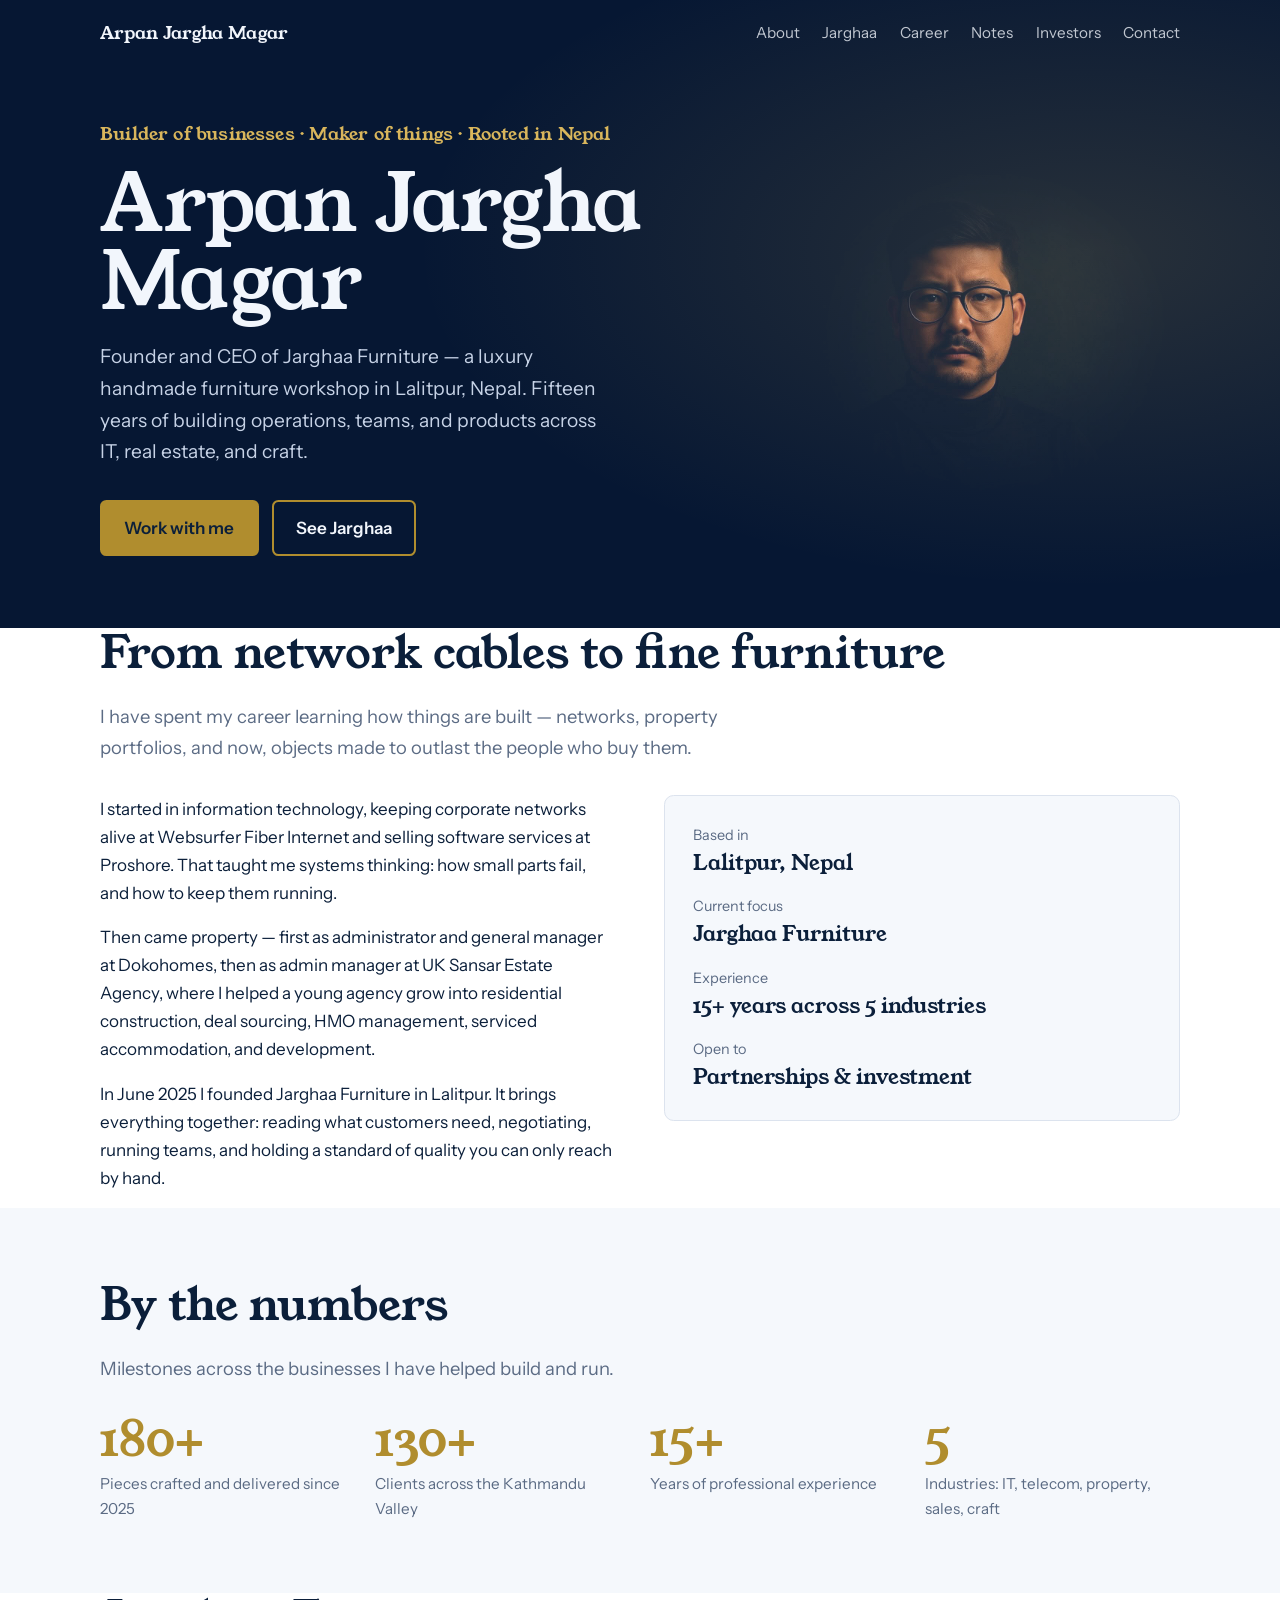
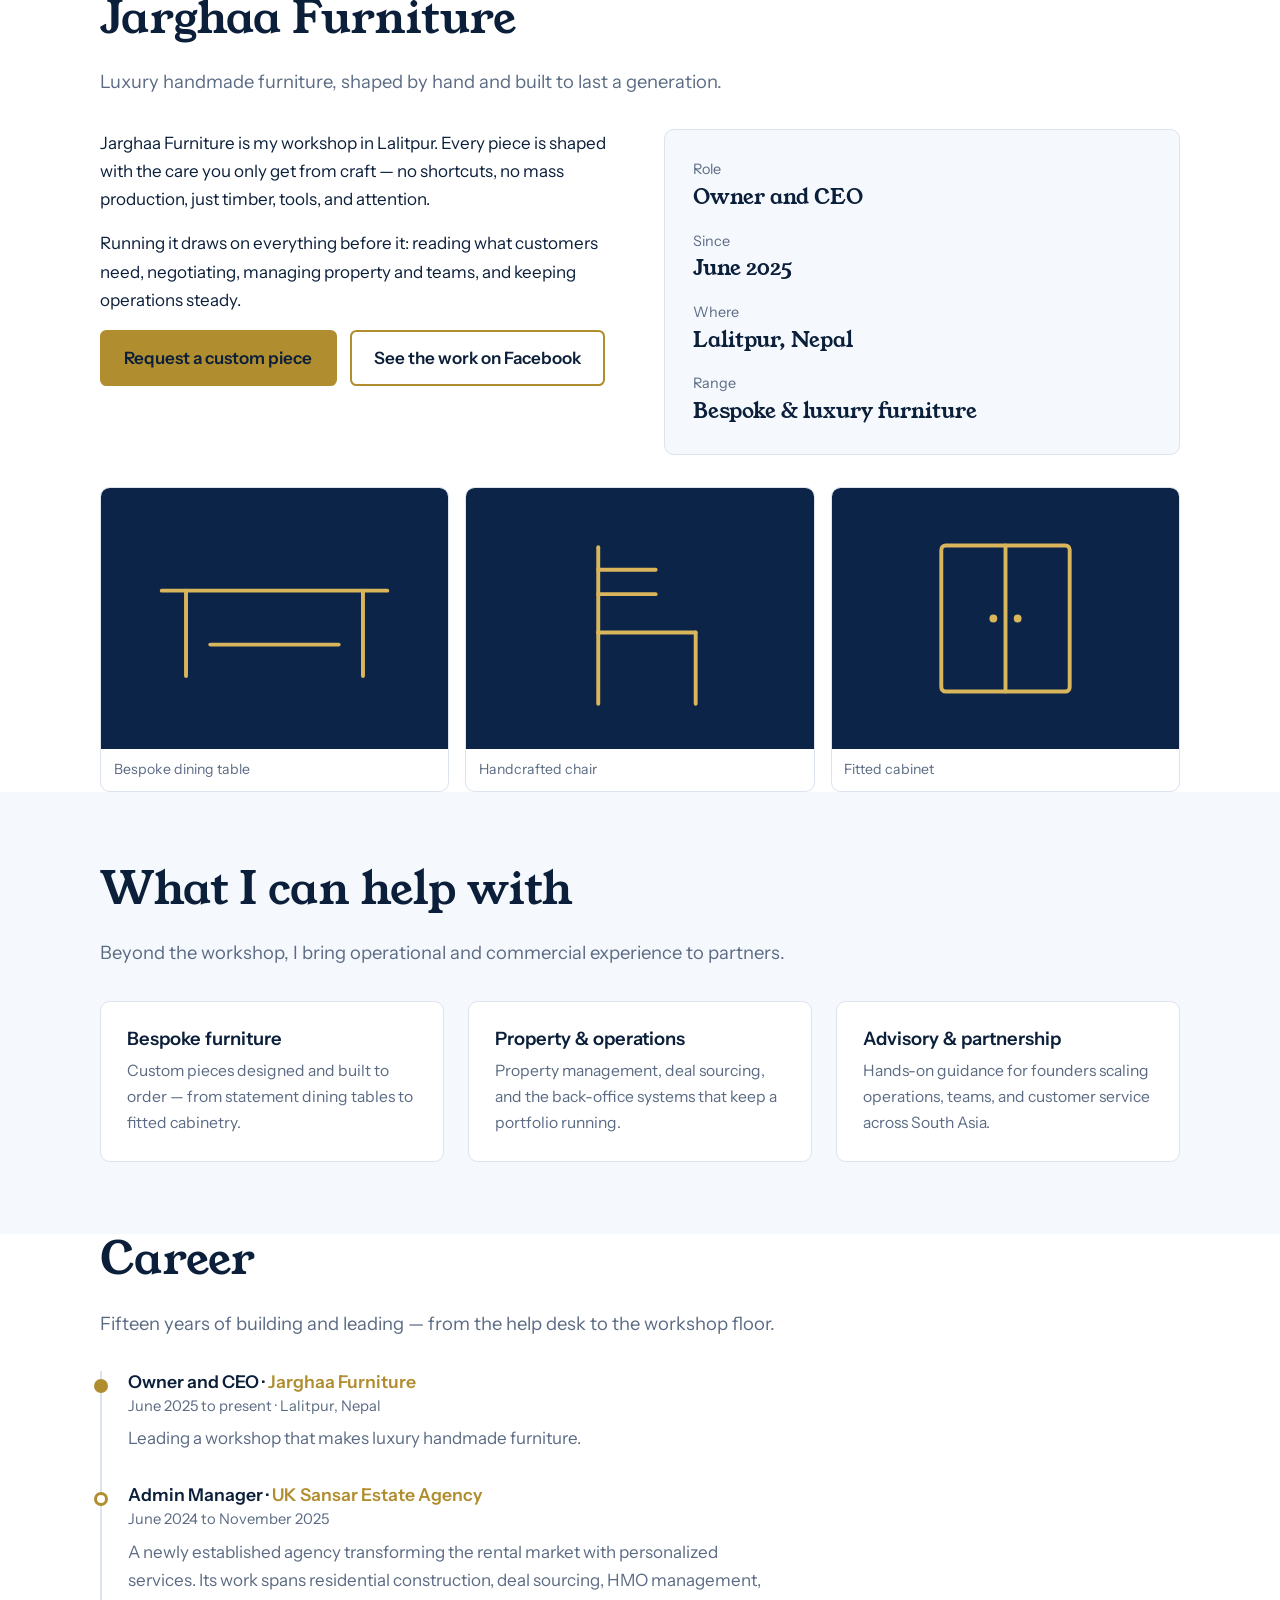
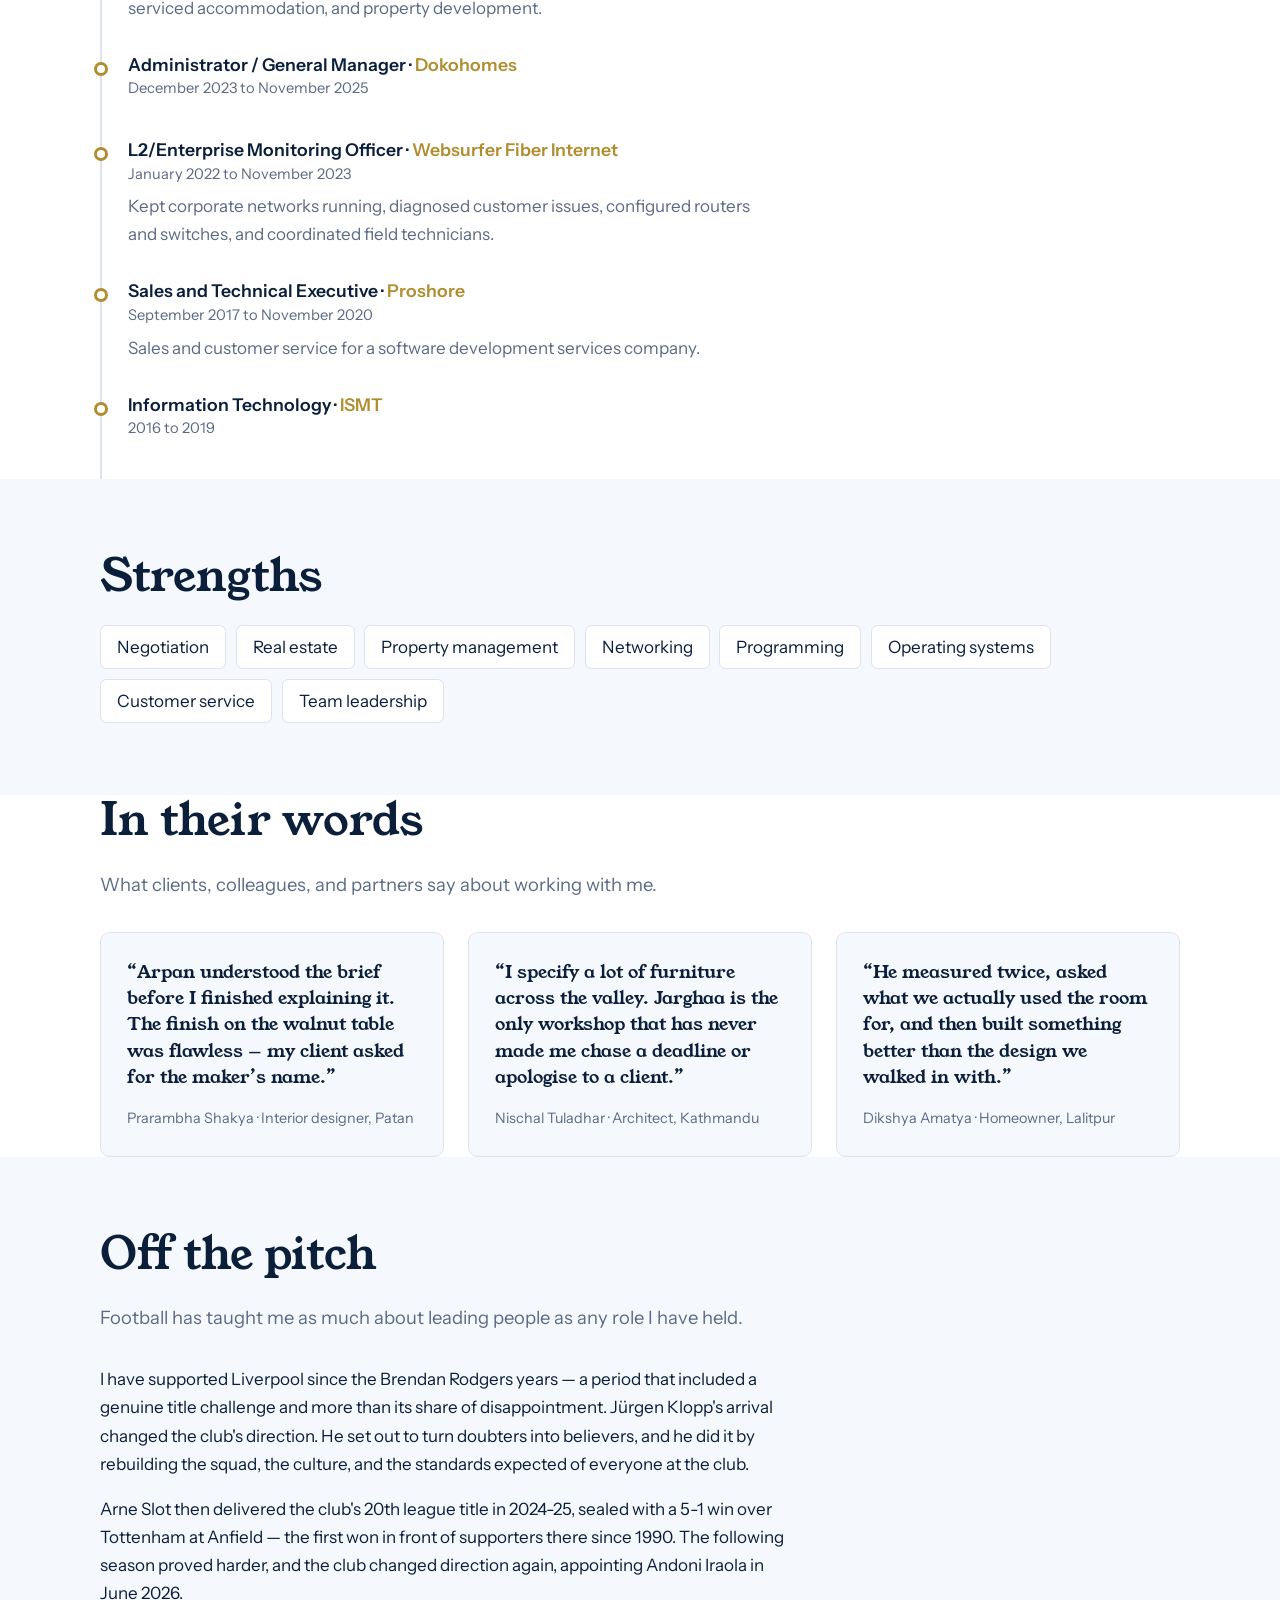
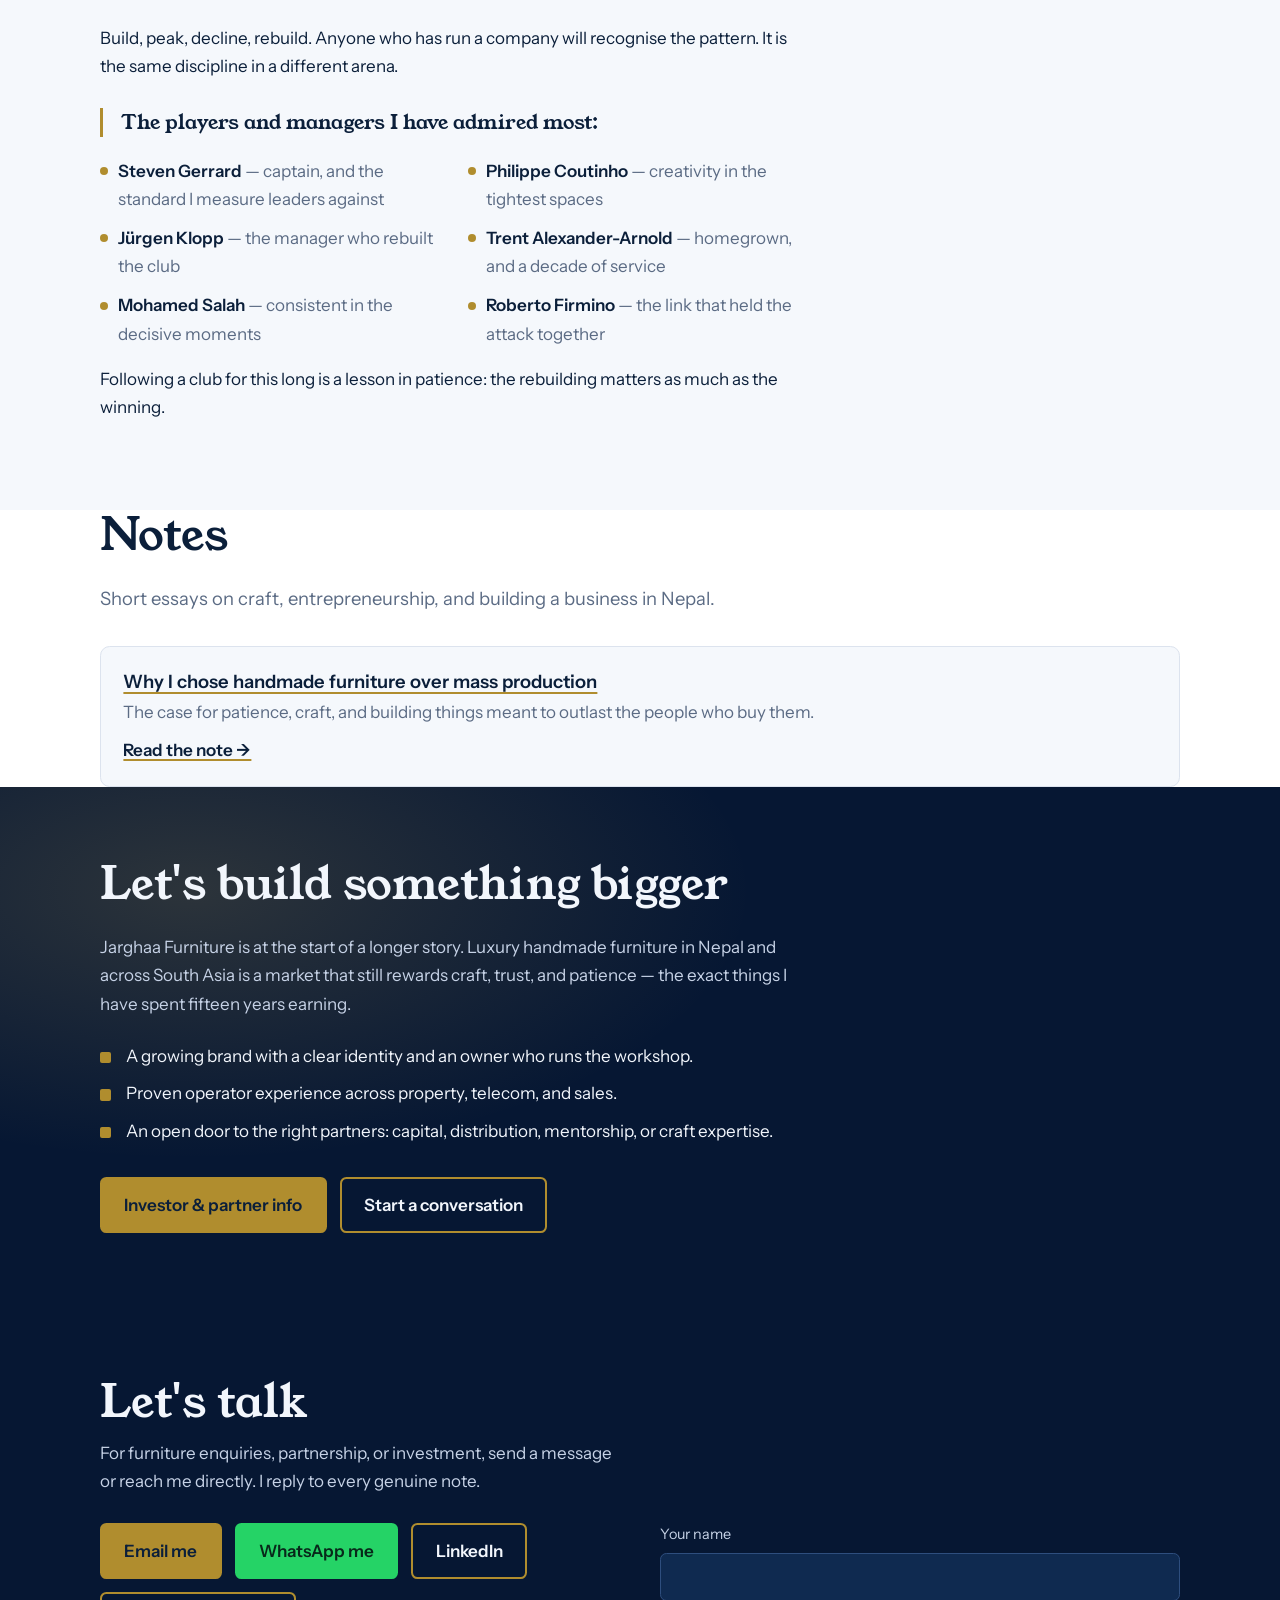
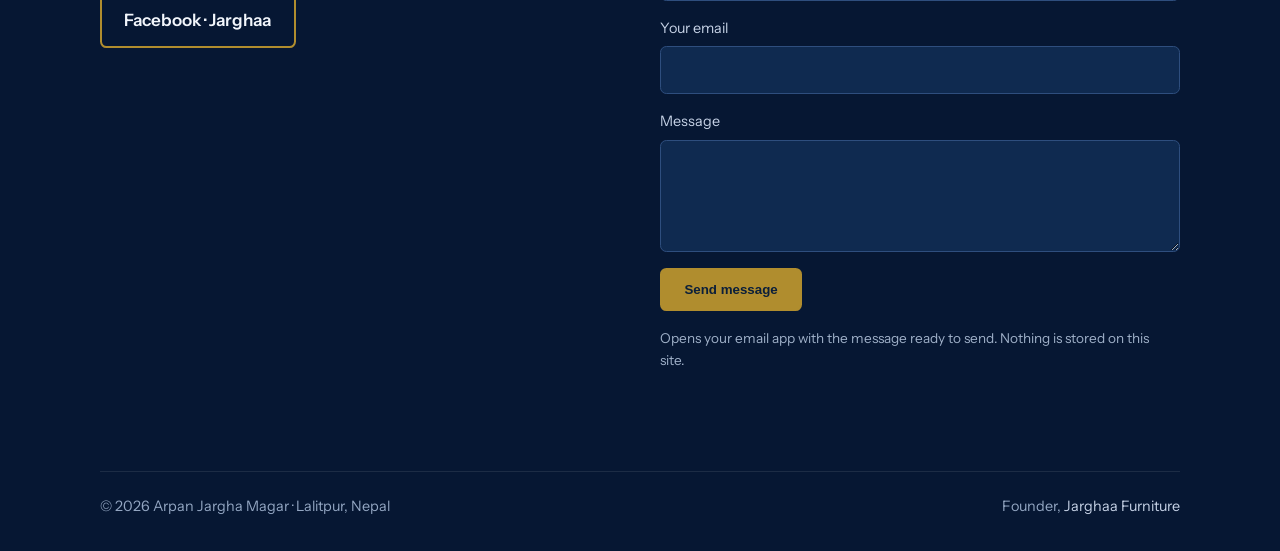
<file: index.html>
<!DOCTYPE html>
<html lang="en">
<head>
<meta charset="utf-8">
<meta name="viewport" content="width=device-width, initial-scale=1, viewport-fit=cover">
<title>Arpan Jargha Magar · Founder, Jarghaa Furniture | Entrepreneur in Lalitpur, Nepal</title>
<meta name="description" content="Arpan Jargha Magar is the founder and CEO of Jarghaa Furniture, a luxury handmade furniture workshop in Lalitpur, Nepal. Entrepreneur, operator, and builder open to partnerships and investment.">
<meta name="author" content="Arpan Jargha Magar">
<meta name="keywords" content="Arpan Jargha Magar, Jarghaa Furniture, handmade furniture Nepal, luxury furniture Lalitpur, Nepali entrepreneur, furniture manufacturer Nepal, custom furniture Kathmandu">
<meta name="robots" content="index, follow">
<meta name="theme-color" content="#0B2447">
<link rel="canonical" href="https://jarghaa.github.io/Jarghaa-portfolio/">

<!-- Open Graph / social sharing -->
<meta property="og:type" content="profile">
<meta property="og:title" content="Arpan Jargha Magar · Founder, Jarghaa Furniture">
<meta property="og:description" content="Entrepreneur and founder of Jarghaa Furniture — luxury handmade furniture from Lalitpur, Nepal. Open to partnerships and investment.">
<meta property="og:url" content="https://jarghaa.github.io/Jarghaa-portfolio/">
<meta property="og:image" content="https://jarghaa.github.io/Jarghaa-portfolio/assets/images/headshot.jpg">
<meta property="og:site_name" content="Arpan Jargha Magar">
<meta name="twitter:card" content="summary_large_image">
<meta name="twitter:title" content="Arpan Jargha Magar · Founder, Jarghaa Furniture">
<meta name="twitter:description" content="Entrepreneur and founder of Jarghaa Furniture — luxury handmade furniture from Lalitpur, Nepal.">
<meta name="twitter:image" content="https://jarghaa.github.io/Jarghaa-portfolio/assets/headshot.jpg">

<!-- Favicon (inline SVG monogram) -->
<link rel="icon" href="data:image/svg+xml,%3Csvg xmlns='http://www.w3.org/2000/svg' viewBox='0 0 64 64'%3E%3Crect width='64' height='64' rx='12' fill='%230B2447'/%3E%3Ctext x='32' y='44' font-family='Georgia,serif' font-size='34' fill='%23D9B65C' text-anchor='middle'%3EAM%3C/text%3E%3C/svg%3E">

<link rel="preconnect" href="https://fonts.googleapis.com">
<link rel="preconnect" href="https://fonts.gstatic.com" crossorigin>
<link href="https://fonts.googleapis.com/css2?family=Young+Serif&family=Instrument+Sans:wght@400;500;600&display=swap" rel="stylesheet">
<link rel="stylesheet" href="assets/theme.css">
</head>
<body>
<a class="skip" href="#main">Skip to content</a>

<header class="hero">
  <div class="wrap">
    <div class="bar">
      <strong>Arpan Jargha Magar</strong>
      <nav aria-label="Main">
        <a href="#story">About</a>
        <a href="#jarghaa">Jarghaa</a>
        <a href="#path">Career</a>
        <a href="notes/">Notes</a>
        <a href="invest.html">Investors</a>
        <a href="#contact">Contact</a>
      </nav>
    </div>
    <div class="hero-grid">
      <div class="hero-copy">
        <p class="tagline">Builder of businesses · Maker of things · Rooted in Nepal</p>
        <h1>Arpan Jargha Magar</h1>
        <p class="sub">Founder and CEO of Jarghaa Furniture — a luxury handmade furniture workshop in Lalitpur, Nepal. Fifteen years of building operations, teams, and products across IT, real estate, and craft.</p>
        <div class="btns">
          <a class="btn main" href="#contact">Work with me</a>
          <a class="btn alt" href="https://www.facebook.com/jarghaa">See Jarghaa</a>
        </div>
      </div>
      <figure class="portrait">
        <img src="assets/images/headshot.jpg" alt="Portrait of Arpan Jargha Magar" width="800" height="800" loading="eager">
      </figure>
    </div>
  </div>
</header>

<main id="main">
  <section id="story" class="wrap">
    <h2>From network cables to fine furniture</h2>
    <p class="lede">I have spent my career learning how things are built — networks, property portfolios, and now, objects made to outlast the people who buy them.</p>
    <div class="feature">
      <div>
        <p>I started in information technology, keeping corporate networks alive at Websurfer Fiber Internet and selling software services at Proshore. That taught me systems thinking: how small parts fail, and how to keep them running.</p>
        <p>Then came property — first as administrator and general manager at Dokohomes, then as admin manager at UK Sansar Estate Agency, where I helped a young agency grow into residential construction, deal sourcing, HMO management, serviced accommodation, and development.</p>
        <p>In June 2025 I founded Jarghaa Furniture in Lalitpur. It brings everything together: reading what customers need, negotiating, running teams, and holding a standard of quality you can only reach by hand.</p>
      </div>
      <dl class="facts">
        <div><dt>Based in</dt><dd>Lalitpur, Nepal</dd></div>
        <div><dt>Current focus</dt><dd>Jarghaa Furniture</dd></div>
        <div><dt>Experience</dt><dd>15+ years across 5 industries</dd></div>
        <div><dt>Open to</dt><dd>Partnerships &amp; investment</dd></div>
      </dl>
    </div>
  </section>


  <section class="section-alt">
    <div class="wrap">
      <h2>By the numbers</h2>
      <p class="lede">Milestones across the businesses I have helped build and run.</p>
      <ul class="stats">
        <li><span class="num">180+</span><span class="lbl">Pieces crafted and delivered since 2025</span></li>
        <li><span class="num">130+</span><span class="lbl">Clients across the Kathmandu Valley</span></li>
        <li><span class="num">15+</span><span class="lbl">Years of professional experience</span></li>
        <li><span class="num">5</span><span class="lbl">Industries: IT, telecom, property, sales, craft</span></li>
      </ul>
    </div>
  </section>

  <section id="jarghaa" class="wrap">
    <h2>Jarghaa Furniture</h2>
    <p class="lede">Luxury handmade furniture, shaped by hand and built to last a generation.</p>
    <div class="feature">
      <div>
        <p>Jarghaa Furniture is my workshop in Lalitpur. Every piece is shaped with the care you only get from craft — no shortcuts, no mass production, just timber, tools, and attention.</p>
        <p>Running it draws on everything before it: reading what customers need, negotiating, managing property and teams, and keeping operations steady.</p>
        <div class="btns">
          <a class="btn main" href="#contact">Request a custom piece</a>
          <a class="btn alt" href="https://www.facebook.com/jarghaa">See the work on Facebook</a>
        </div>
      </div>
      <dl class="facts">
        <div><dt>Role</dt><dd>Owner and CEO</dd></div>
        <div><dt>Since</dt><dd>June 2025</dd></div>
        <div><dt>Where</dt><dd>Lalitpur, Nepal</dd></div>
        <div><dt>Range</dt><dd>Bespoke &amp; luxury furniture</dd></div>
      </dl>
    </div>

    <div class="gallery">
      <!-- Illustrative tiles — swap for real photos in assets/images/ when ready. -->
      <figure><img src="assets/images/piece-1.svg" alt="Bespoke handmade dining table by Jarghaa Furniture"><figcaption>Bespoke dining table</figcaption></figure>
      <figure><img src="assets/images/piece-2.svg" alt="Handcrafted wooden chair by Jarghaa Furniture"><figcaption>Handcrafted chair</figcaption></figure>
      <figure><img src="assets/images/piece-3.svg" alt="Custom fitted cabinet by Jarghaa Furniture"><figcaption>Fitted cabinet</figcaption></figure>
    </div>
  </section>

  <section class="section-alt">
    <div class="wrap">
      <h2>What I can help with</h2>
      <p class="lede">Beyond the workshop, I bring operational and commercial experience to partners.</p>
      <div class="cards">
        <div class="card"><h3>Bespoke furniture</h3><p>Custom pieces designed and built to order — from statement dining tables to fitted cabinetry.</p></div>
        <div class="card"><h3>Property &amp; operations</h3><p>Property management, deal sourcing, and the back-office systems that keep a portfolio running.</p></div>
        <div class="card"><h3>Advisory &amp; partnership</h3><p>Hands-on guidance for founders scaling operations, teams, and customer service across South Asia.</p></div>
      </div>
    </div>
  </section>


  <section id="path" class="wrap">
    <h2>Career</h2>
    <p class="lede">Fifteen years of building and leading — from the help desk to the workshop floor.</p>
    <ol class="timeline">
      <li class="now"><h3>Owner and CEO · <span class="org">Jarghaa Furniture</span></h3><span class="when">June 2025 to present · Lalitpur, Nepal</span><p>Leading a workshop that makes luxury handmade furniture.</p></li>
      <li><h3>Admin Manager · <span class="org">UK Sansar Estate Agency</span></h3><span class="when">June 2024 to November 2025</span><p>A newly established agency transforming the rental market with personalized services. Its work spans residential construction, deal sourcing, HMO management, serviced accommodation, and property development.</p></li>
      <li><h3>Administrator / General Manager · <span class="org">Dokohomes</span></h3><span class="when">December 2023 to November 2025</span></li>
      <li><h3>L2/Enterprise Monitoring Officer · <span class="org">Websurfer Fiber Internet</span></h3><span class="when">January 2022 to November 2023</span><p>Kept corporate networks running, diagnosed customer issues, configured routers and switches, and coordinated field technicians.</p></li>
      <li><h3>Sales and Technical Executive · <span class="org">Proshore</span></h3><span class="when">September 2017 to November 2020</span><p>Sales and customer service for a software development services company.</p></li>
      <li><h3>Information Technology · <span class="org">ISMT</span></h3><span class="when">2016 to 2019</span></li>
    </ol>
  </section>

  <section class="section-alt">
    <div class="wrap">
      <h2>Strengths</h2>
      <ul class="skills"><li>Negotiation</li><li>Real estate</li><li>Property management</li><li>Networking</li><li>Programming</li><li>Operating systems</li><li>Customer service</li><li>Team leadership</li></ul>
    </div>
  </section>

  <section class="wrap">
    <h2>In their words</h2>
    <p class="lede">What clients, colleagues, and partners say about working with me.</p>
    <div class="quotes">
      <figure class="quote"><blockquote>“Arpan understood the brief before I finished explaining it. The finish on the walnut table was flawless — my client asked for the maker’s name.”</blockquote><figcaption>Prarambha Shakya · Interior designer, Patan</figcaption></figure>
      <figure class="quote"><blockquote>“I specify a lot of furniture across the valley. Jarghaa is the only workshop that has never made me chase a deadline or apologise to a client.”</blockquote><figcaption>Nischal Tuladhar · Architect, Kathmandu</figcaption></figure>
      <figure class="quote"><blockquote>“He measured twice, asked what we actually used the room for, and then built something better than the design we walked in with.”</blockquote><figcaption>Dikshya Amatya · Homeowner, Lalitpur</figcaption></figure>
    </div>
  </section>


  <section class="section-alt">
    <div class="wrap">
      <h2>Off the pitch</h2>
      <p class="lede">Football has taught me as much about leading people as any role I have held.</p>
      <div class="prose">
        <p>I have supported Liverpool since the Brendan Rodgers years — a period that included a genuine title challenge and more than its share of disappointment. Jürgen Klopp's arrival changed the club's direction. He set out to turn doubters into believers, and he did it by rebuilding the squad, the culture, and the standards expected of everyone at the club.</p>
        <p>Arne Slot then delivered the club's 20th league title in 2024-25, sealed with a 5-1 win over Tottenham at Anfield — the first won in front of supporters there since 1990. The following season proved harder, and the club changed direction again, appointing Andoni Iraola in June 2026.</p>
        <p>Build, peak, decline, rebuild. Anyone who has run a company will recognise the pattern. It is the same discipline in a different arena.</p>
        <p class="pull">The players and managers I have admired most:</p>
        <ul class="heroes">
          <li><strong>Steven Gerrard</strong> <span>— captain, and the standard I measure leaders against</span></li>
          <li><strong>Philippe Coutinho</strong> <span>— creativity in the tightest spaces</span></li>
          <li><strong>Jürgen Klopp</strong> <span>— the manager who rebuilt the club</span></li>
          <li><strong>Trent Alexander-Arnold</strong> <span>— homegrown, and a decade of service</span></li>
          <li><strong>Mohamed Salah</strong> <span>— consistent in the decisive moments</span></li>
          <li><strong>Roberto Firmino</strong> <span>— the link that held the attack together</span></li>
        </ul>
        <p>Following a club for this long is a lesson in patience: the rebuilding matters as much as the winning.</p>
      </div>
    </div>
  </section>

  <section class="wrap">
    <h2>Notes</h2>
    <p class="lede">Short essays on craft, entrepreneurship, and building a business in Nepal.</p>
    <ul class="post-list">
      <li>
        <h3><a href="notes/why-handmade.html">Why I chose handmade furniture over mass production</a></h3>
        <p>The case for patience, craft, and building things meant to outlast the people who buy them.</p>
        <a href="notes/why-handmade.html">Read the note &rarr;</a>
      </li>
    </ul>
  </section>

  <section id="invest" class="invest">
    <div class="wrap">
      <h2>Let's build something bigger</h2>
      <p>Jarghaa Furniture is at the start of a longer story. Luxury handmade furniture in Nepal and across South Asia is a market that still rewards craft, trust, and patience — the exact things I have spent fifteen years earning.</p>
      <ul class="points">
        <li>A growing brand with a clear identity and an owner who runs the workshop.</li>
        <li>Proven operator experience across property, telecom, and sales.</li>
        <li>An open door to the right partners: capital, distribution, mentorship, or craft expertise.</li>
      </ul>
      <div class="btns">
        <a class="btn main" href="invest.html">Investor &amp; partner info</a>
        <a class="btn alt" href="#contact">Start a conversation</a>
      </div>
    </div>
  </section>
</main>

<section class="contact" id="contact">
  <div class="wrap">
    <h2>Let's talk</h2>
    <p>For furniture enquiries, partnership, or investment, send a message or reach me directly. I reply to every genuine note.</p>
    <div class="contact-grid">
      <div>
        <div class="btns">
          <!-- Email is assembled by JavaScript (see the script at the bottom) so scrapers cannot harvest it. -->
          <a class="btn main" id="email-link" href="#" rel="nofollow">Email me</a>
          <a class="btn wa" href="https://wa.me/9779818654453">WhatsApp me</a>
          <a class="btn alt" href="https://www.linkedin.com/in/arpan-magar-98564b136/">LinkedIn</a>
          <a class="btn alt" href="https://www.facebook.com/jarghaa">Facebook · Jarghaa</a>
        </div>
      </div>
      <form class="form" id="contact-form">
        <label>Your name<input type="text" name="name" required autocomplete="name"></label>
        <label>Your email<input type="email" name="email" required autocomplete="email"></label>
        <label>Message<textarea name="message" required></textarea></label>
        <button class="btn main" type="submit">Send message</button>
        <p class="note">Opens your email app with the message ready to send. Nothing is stored on this site.</p>
      </form>
    </div>
  </div>
</section>

<footer>
  <div class="wrap">
    <div class="foot-bottom">
      <span>© <span id="year">2025</span> Arpan Jargha Magar · Lalitpur, Nepal</span>
      <span>Founder, <a href="https://www.facebook.com/jarghaa">Jarghaa Furniture</a></span>
    </div>
  </div>
</footer>

<script type="application/ld+json">
{
  "@context": "https://schema.org",
  "@type": "Person",
  "name": "Arpan Jargha Magar",
  "jobTitle": "Founder and CEO",
  "worksFor": {
    "@type": "Organization",
    "name": "Jarghaa Furniture",
    "url": "https://www.facebook.com/jarghaa"
  },
  "address": {"@type": "PostalAddress", "addressLocality": "Lalitpur", "addressCountry": "NP"},
  "url": "https://jarghaa.github.io/Jarghaa-portfolio/",
  "sameAs": ["https://www.linkedin.com/in/arpan-magar-98564b136/"]
}
</script>
<script>
(function(){
  /* The address is split into character codes and rebuilt in the browser,
     so it never appears as plain text in the page source. */
  var user=[106,97,114,103,104,97,97,51,51,49,52];
  var dom=[103,109,97,105,108,46,99,111,109];
  var at=String.fromCharCode(64);
  var addr=String.fromCharCode.apply(null,user)+at+String.fromCharCode.apply(null,dom);
  var link=document.getElementById('email-link');
  if(link){link.setAttribute('href','mailto:'+addr);}
  var form=document.getElementById('contact-form');
  if(form){
    form.addEventListener('submit',function(e){
      e.preventDefault();
      var f=form.elements;
      var name=(f.name.value||'').trim();
      var email=(f.email.value||'').trim();
      var msg=(f.message.value||'').trim();
      if(!name||!email||!msg){alert('Please fill in every field.');return;}
      var subject=encodeURIComponent('Website enquiry from '+name);
      var body=encodeURIComponent(msg+'\n\n— '+name+' ('+email+')');
      window.location.href='mailto:'+addr+'?subject='+subject+'&body='+body;
    });
  }
  var y=document.getElementById('year'); if(y){y.textContent=new Date().getFullYear();}
})();
</script>
</body>
</html>
</file>
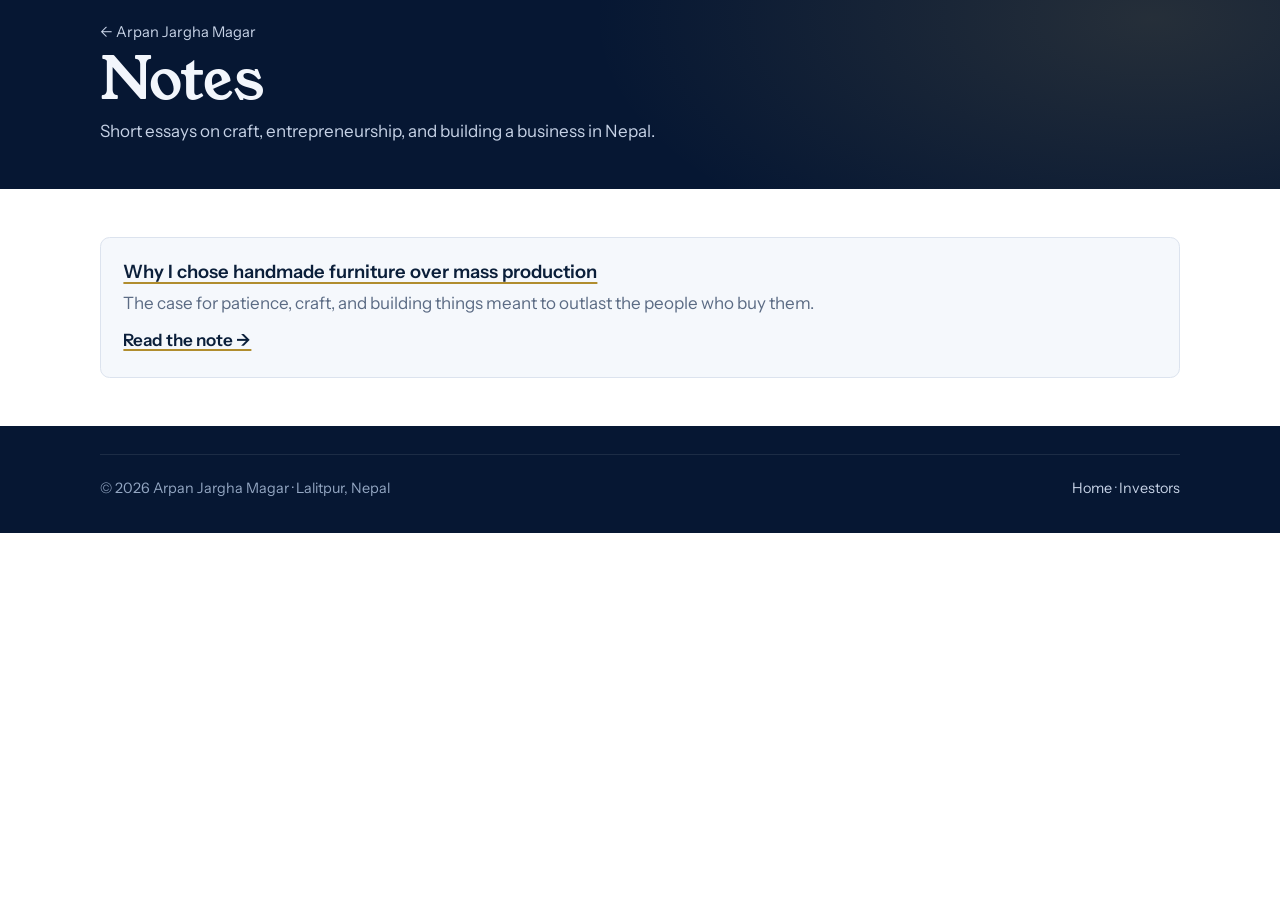
<file: notes/index.html>
<!DOCTYPE html>
<html lang="en">
<head>
<meta charset="utf-8">
<meta name="viewport" content="width=device-width, initial-scale=1, viewport-fit=cover">
<title>Notes · Arpan Jargha Magar</title>
<meta name="description" content="Essays by Arpan Jargha Magar, founder of Jarghaa Furniture, on craft, entrepreneurship, and building a business in Nepal.">
<link rel="canonical" href="https://jarghaa.github.io/Jarghaa-portfolio/notes/">
<meta property="og:type" content="website">
<meta property="og:title" content="Notes · Arpan Jargha Magar">
<meta property="og:description" content="Essays on craft, entrepreneurship, and building a business in Nepal.">
<meta property="og:url" content="https://jarghaa.github.io/Jarghaa-portfolio/notes/">
<meta name="theme-color" content="#0B2447">
<link rel="icon" href="data:image/svg+xml,%3Csvg xmlns='http://www.w3.org/2000/svg' viewBox='0 0 64 64'%3E%3Crect width='64' height='64' rx='12' fill='%230B2447'/%3E%3Ctext x='32' y='44' font-family='Georgia,serif' font-size='34' fill='%23D9B65C' text-anchor='middle'%3EAM%3C/text%3E%3C/svg%3E">
<link rel="preconnect" href="https://fonts.googleapis.com">
<link rel="preconnect" href="https://fonts.gstatic.com" crossorigin>
<link href="https://fonts.googleapis.com/css2?family=Young+Serif&family=Instrument+Sans:wght@400;500;600&display=swap" rel="stylesheet">
<link rel="stylesheet" href="../assets/theme.css">
</head>
<body>
<header class="page-head">
  <div class="wrap">
    <p class="crumbs"><a href="../">&larr; Arpan Jargha Magar</a></p>
    <h1>Notes</h1>
    <p>Short essays on craft, entrepreneurship, and building a business in Nepal.</p>
  </div>
</header>
<main class="wrap" style="padding-top:3rem;padding-bottom:3rem">
  <ul class="post-list">
    <li>
      <h3><a href="why-handmade.html">Why I chose handmade furniture over mass production</a></h3>
      <p>The case for patience, craft, and building things meant to outlast the people who buy them.</p>
      <a href="why-handmade.html">Read the note &rarr;</a>
    </li>
  </ul>
</main>
<footer>
  <div class="wrap">
    <div class="foot-bottom">
      <span>© <span id="year">2025</span> Arpan Jargha Magar · Lalitpur, Nepal</span>
    <span><a href="../">Home</a> · <a href="../invest.html">Investors</a></span>
    </div>
  </div>
</footer>
<script>document.getElementById('year').textContent=new Date().getFullYear();</script>
</body>
</html>
</file>
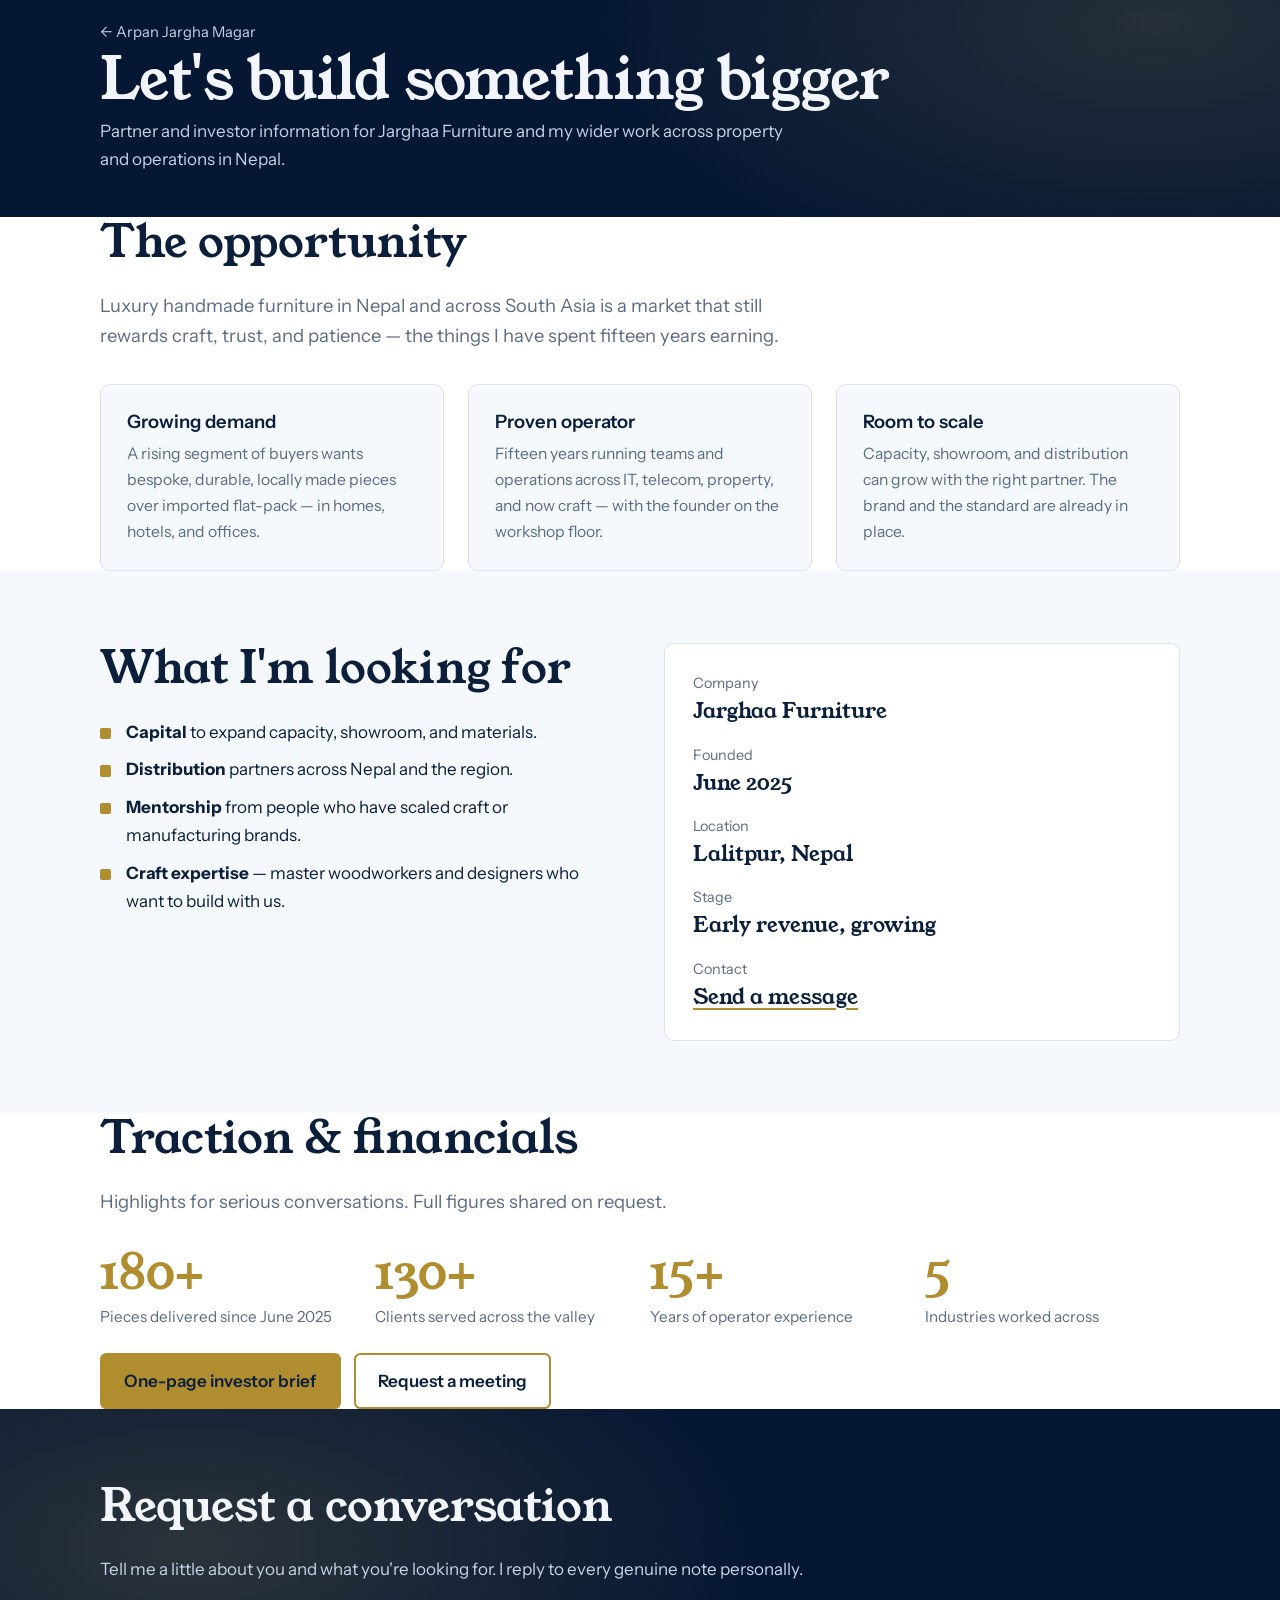
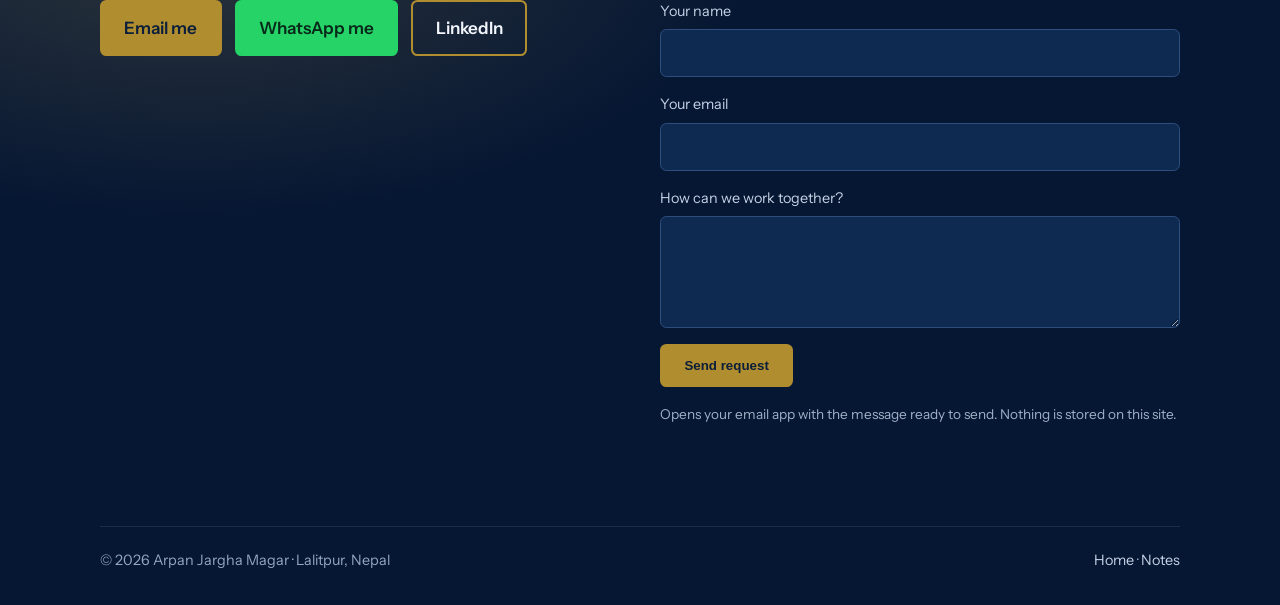
<file: invest.html>
<!DOCTYPE html>
<html lang="en">
<head>
<meta charset="utf-8">
<meta name="viewport" content="width=device-width, initial-scale=1, viewport-fit=cover">
<title>Investors &amp; Partners · Arpan Jargha Magar, Jarghaa Furniture</title>
<meta name="description" content="Partnership and investment information for Jarghaa Furniture, the luxury handmade furniture brand founded by Arpan Jargha Magar in Lalitpur, Nepal.">
<meta name="robots" content="index, follow">
<link rel="canonical" href="https://jarghaa.github.io/Jarghaa-portfolio/invest.html">
<meta property="og:type" content="website">
<meta property="og:title" content="Investors &amp; Partners · Arpan Jargha Magar">
<meta property="og:description" content="Partnership and investment information for Jarghaa Furniture.">
<meta property="og:url" content="https://jarghaa.github.io/Jarghaa-portfolio/invest.html">
<meta name="theme-color" content="#0B2447">
<link rel="icon" href="data:image/svg+xml,%3Csvg xmlns='http://www.w3.org/2000/svg' viewBox='0 0 64 64'%3E%3Crect width='64' height='64' rx='12' fill='%230B2447'/%3E%3Ctext x='32' y='44' font-family='Georgia,serif' font-size='34' fill='%23D9B65C' text-anchor='middle'%3EAM%3C/text%3E%3C/svg%3E">
<link rel="preconnect" href="https://fonts.googleapis.com">
<link rel="preconnect" href="https://fonts.gstatic.com" crossorigin>
<link href="https://fonts.googleapis.com/css2?family=Young+Serif&family=Instrument+Sans:wght@400;500;600&display=swap" rel="stylesheet">
<link rel="stylesheet" href="assets/theme.css">
</head>
<body>
<header class="page-head">
  <div class="wrap">
    <p class="crumbs"><a href="./">&larr; Arpan Jargha Magar</a></p>
    <h1>Let's build something bigger</h1>
    <p>Partner and investor information for Jarghaa Furniture and my wider work across property and operations in Nepal.</p>
  </div>
</header>

<main>
  <section class="wrap">
    <h2>The opportunity</h2>
    <p class="lede">Luxury handmade furniture in Nepal and across South Asia is a market that still rewards craft, trust, and patience — the things I have spent fifteen years earning.</p>
    <div class="cards">
      <div class="card"><h3>Growing demand</h3><p>A rising segment of buyers wants bespoke, durable, locally made pieces over imported flat-pack — in homes, hotels, and offices.</p></div>
      <div class="card"><h3>Proven operator</h3><p>Fifteen years running teams and operations across IT, telecom, property, and now craft — with the founder on the workshop floor.</p></div>
      <div class="card"><h3>Room to scale</h3><p>Capacity, showroom, and distribution can grow with the right partner. The brand and the standard are already in place.</p></div>
    </div>
  </section>

  <section class="section-alt">
    <div class="wrap feature">
      <div>
        <h2>What I'm looking for</h2>
        <ul class="points">
          <li><strong>Capital</strong> to expand capacity, showroom, and materials.</li>
          <li><strong>Distribution</strong> partners across Nepal and the region.</li>
          <li><strong>Mentorship</strong> from people who have scaled craft or manufacturing brands.</li>
          <li><strong>Craft expertise</strong> — master woodworkers and designers who want to build with us.</li>
        </ul>
      </div>
      <dl class="facts">
        <div><dt>Company</dt><dd>Jarghaa Furniture</dd></div>
        <div><dt>Founded</dt><dd>June 2025</dd></div>
        <div><dt>Location</dt><dd>Lalitpur, Nepal</dd></div>
        <div><dt>Stage</dt><dd>Early revenue, growing</dd></div>
        <div><dt>Contact</dt><dd><a href="#meeting">Send a message</a></dd></div>
      </dl>
    </div>
  </section>

  <section class="wrap">
    <h2>Traction &amp; financials</h2>
    <p class="lede">Highlights for serious conversations. Full figures shared on request.</p>
    <ul class="stats">
      <li><span class="num">180+</span><span class="lbl">Pieces delivered since June 2025</span></li>
      <li><span class="num">130+</span><span class="lbl">Clients served across the valley</span></li>
      <li><span class="num">15+</span><span class="lbl">Years of operator experience</span></li>
      <li><span class="num">5</span><span class="lbl">Industries worked across</span></li>
    </ul>
    <div class="btns" style="margin-top:1.5rem">
      <!-- TODO: upload your pitch deck to assets/ and point this link at it -->
      <a class="btn main" href="pitch.html">One-page investor brief</a>
      <a class="btn alt" href="#meeting">Request a meeting</a>
    </div>
  </section>

  <section class="invest" id="meeting">
    <div class="wrap">
      <h2>Request a conversation</h2>
      <p>Tell me a little about you and what you're looking for. I reply to every genuine note personally.</p>
      <div class="contact-grid">
        <div>
          <div class="btns">
            <a class="btn main" id="email-link" href="#" rel="nofollow">Email me</a>
            <a class="btn wa" href="https://wa.me/9779818654453">WhatsApp me</a>
            <a class="btn alt" href="https://www.linkedin.com/in/arpan-magar-98564b136/">LinkedIn</a>
          </div>
        </div>
        <form class="form" id="contact-form">
          <label>Your name<input type="text" name="name" required autocomplete="name"></label>
          <label>Your email<input type="email" name="email" required autocomplete="email"></label>
          <label>How can we work together?<textarea name="message" required></textarea></label>
          <button class="btn main" type="submit">Send request</button>
          <p class="note">Opens your email app with the message ready to send. Nothing is stored on this site.</p>
        </form>
      </div>
    </div>
  </section>
</main>

<footer>
  <div class="wrap">
    <div class="foot-bottom">
      <span>© <span id="year">2025</span> Arpan Jargha Magar · Lalitpur, Nepal</span>
      <span><a href="./">Home</a> · <a href="notes/">Notes</a></span>
    </div>
  </div>
</footer>
<script>
(function(){
  var user=[106,97,114,103,104,97,97,51,51,49,52];
  var dom=[103,109,97,105,108,46,99,111,109];
  var at=String.fromCharCode(64);
  var addr=String.fromCharCode.apply(null,user)+at+String.fromCharCode.apply(null,dom);
  var link=document.getElementById('email-link');
  if(link){link.setAttribute('href','mailto:'+addr);}
  var form=document.getElementById('contact-form');
  if(form){
    form.addEventListener('submit',function(e){
      e.preventDefault();
      var f=form.elements;
      var name=(f.name.value||'').trim();
      var email=(f.email.value||'').trim();
      var msg=(f.message.value||'').trim();
      if(!name||!email||!msg){alert('Please fill in every field.');return;}
      var subject=encodeURIComponent('Investor/partner enquiry from '+name);
      var body=encodeURIComponent(msg+'\n\n— '+name+' ('+email+')');
      window.location.href='mailto:'+addr+'?subject='+subject+'&body='+body;
    });
  }
  var y=document.getElementById('year'); if(y){y.textContent=new Date().getFullYear();}
})();
</script>
</body>
</html>
</file>
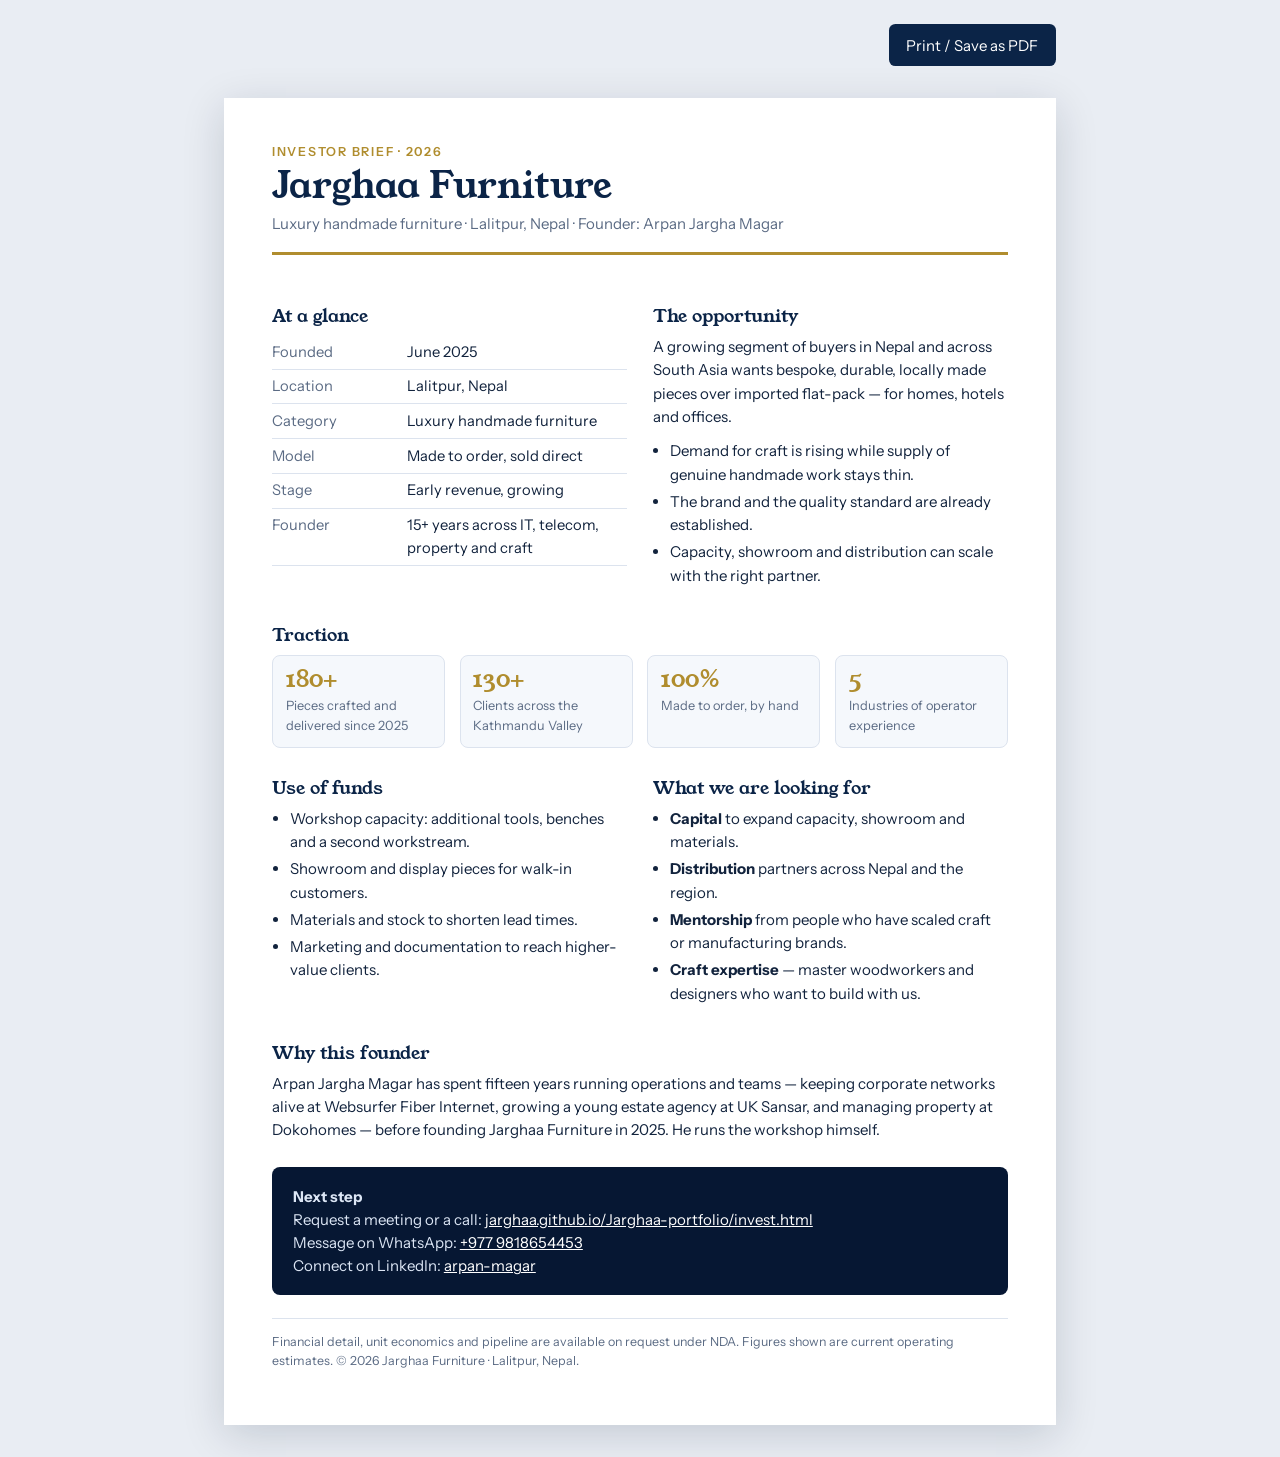
<file: pitch.html>
<!DOCTYPE html>
<html lang="en">
<head>
<meta charset="utf-8">
<meta name="viewport" content="width=device-width, initial-scale=1">
<title>Jarghaa Furniture · Investor Brief</title>
<meta name="description" content="One-page investor brief for Jarghaa Furniture, the luxury handmade furniture workshop founded by Arpan Jargha Magar in Lalitpur, Nepal.">
<meta name="robots" content="index, follow">
<meta name="theme-color" content="#0B2447">
<link rel="icon" href="data:image/svg+xml,%3Csvg xmlns='http://www.w3.org/2000/svg' viewBox='0 0 64 64'%3E%3Crect width='64' height='64' rx='12' fill='%230B2447'/%3E%3Ctext x='32' y='44' font-family='Georgia,serif' font-size='34' fill='%23D9B65C' text-anchor='middle'%3EAM%3C/text%3E%3C/svg%3E">
<link rel="preconnect" href="https://fonts.googleapis.com">
<link rel="preconnect" href="https://fonts.gstatic.com" crossorigin>
<link href="https://fonts.googleapis.com/css2?family=Young+Serif&family=Instrument+Sans:wght@400;500;600&display=swap" rel="stylesheet">
<style>
:root{--navy:#0B2447;--deep:#061733;--ink:#12233D;--mute:#5B6B84;--line:#DCE3EE;--gold:#B08D2E;--soft:#F5F8FC;
  --serif:"Young Serif",Georgia,serif;--sans:"Instrument Sans",system-ui,-apple-system,sans-serif}
*{box-sizing:border-box}
body{margin:0;background:#E9EDF3;color:var(--ink);font:400 15px/1.55 var(--sans)}
.sheet{max-width:52rem;margin:2rem auto;background:#fff;padding:2.75rem 3rem;
  box-shadow:0 10px 40px rgba(6,23,51,.16)}
header{border-bottom:3px solid var(--gold);padding-bottom:1.1rem;margin-bottom:1.5rem}
.eyebrow{font-size:.78rem;letter-spacing:.14em;text-transform:uppercase;color:var(--gold);font-weight:600;margin:0 0 .35rem}
h1{font:400 2.3rem/1.05 var(--serif);color:var(--navy);margin:0 0 .35rem}
.sub{color:var(--mute);margin:0}
h2{font:400 1.15rem/1.2 var(--serif);color:var(--navy);margin:1.6rem 0 .5rem}
p{margin:0 0 .7rem}
ul{margin:.3rem 0 .7rem;padding-left:1.1rem}
li{margin:.25rem 0}
.grid{display:grid;grid-template-columns:1fr 1fr;gap:1.6rem}
table{border-collapse:collapse;width:100%;font-size:.92rem}
td{padding:.34rem 0;border-bottom:1px solid var(--line);vertical-align:top}
td:first-child{color:var(--mute);width:38%}
.stats{display:grid;grid-template-columns:repeat(4,1fr);gap:.9rem;margin:.6rem 0 .2rem}
.stats div{background:var(--soft);border:1px solid var(--line);border-radius:.5rem;padding:.7rem .8rem}
.stats b{display:block;font:400 1.5rem/1 var(--serif);color:var(--gold)}
.stats span{display:block;font-size:.8rem;color:var(--mute);margin-top:.3rem}
.contact{background:var(--deep);color:#DCE6F5;border-radius:.5rem;padding:1.1rem 1.3rem;margin-top:1.6rem}
.contact a{color:#fff}
.foot{font-size:.78rem;color:var(--mute);margin-top:1.4rem;border-top:1px solid var(--line);padding-top:.8rem}
.bar{max-width:52rem;margin:1.5rem auto 0;text-align:right}
.btn{display:inline-block;background:var(--navy);color:#fff;text-decoration:none;font-weight:600;
  padding:.6rem 1.1rem;border-radius:.4rem;border:0;cursor:pointer;font:inherit}
@media print{
  @page{size:A4;margin:12mm}
  body{background:#fff}
  .sheet{box-shadow:none;margin:0;padding:0;max-width:none}
  .bar{display:none}
  .contact{background:#F5F8FC;color:var(--ink)}
  .contact a{color:var(--navy)}
  a{color:inherit;text-decoration:none}
}
</style>
</head>
<body>
<div class="bar"><button class="btn" onclick="window.print()">Print / Save as PDF</button></div>
<div class="sheet">
<header>
  <p class="eyebrow">Investor brief · 2026</p>
  <h1>Jarghaa Furniture</h1>
  <p class="sub">Luxury handmade furniture · Lalitpur, Nepal · Founder: Arpan Jargha Magar</p>
</header>

<div class="grid">
  <div>
    <h2>At a glance</h2>
    <table>
      <tr><td>Founded</td><td>June 2025</td></tr>
      <tr><td>Location</td><td>Lalitpur, Nepal</td></tr>
      <tr><td>Category</td><td>Luxury handmade furniture</td></tr>
      <tr><td>Model</td><td>Made to order, sold direct</td></tr>
      <tr><td>Stage</td><td>Early revenue, growing</td></tr>
      <tr><td>Founder</td><td>15+ years across IT, telecom, property and craft</td></tr>
    </table>
  </div>
  <div>
    <h2>The opportunity</h2>
    <p>A growing segment of buyers in Nepal and across South Asia wants bespoke, durable, locally made pieces over imported flat-pack — for homes, hotels and offices.</p>
    <ul>
      <li>Demand for craft is rising while supply of genuine handmade work stays thin.</li>
      <li>The brand and the quality standard are already established.</li>
      <li>Capacity, showroom and distribution can scale with the right partner.</li>
    </ul>
  </div>
</div>

<h2>Traction</h2>
<div class="stats">
  <div><b>180+</b><span>Pieces crafted and delivered since 2025</span></div>
  <div><b>130+</b><span>Clients across the Kathmandu Valley</span></div>
  <div><b>100%</b><span>Made to order, by hand</span></div>
  <div><b>5</b><span>Industries of operator experience</span></div>
</div>

<div class="grid">
  <div>
    <h2>Use of funds</h2>
    <ul>
      <li>Workshop capacity: additional tools, benches and a second workstream.</li>
      <li>Showroom and display pieces for walk-in customers.</li>
      <li>Materials and stock to shorten lead times.</li>
      <li>Marketing and documentation to reach higher-value clients.</li>
    </ul>
  </div>
  <div>
    <h2>What we are looking for</h2>
    <ul>
      <li><strong>Capital</strong> to expand capacity, showroom and materials.</li>
      <li><strong>Distribution</strong> partners across Nepal and the region.</li>
      <li><strong>Mentorship</strong> from people who have scaled craft or manufacturing brands.</li>
      <li><strong>Craft expertise</strong> — master woodworkers and designers who want to build with us.</li>
    </ul>
  </div>
</div>

<h2>Why this founder</h2>
<p>Arpan Jargha Magar has spent fifteen years running operations and teams — keeping corporate networks alive at Websurfer Fiber Internet, growing a young estate agency at UK Sansar, and managing property at Dokohomes — before founding Jarghaa Furniture in 2025. He runs the workshop himself.</p>

<div class="contact">
  <strong>Next step</strong><br>
  Request a meeting or a call: <a href="https://jarghaa.github.io/Jarghaa-portfolio/invest.html#meeting">jarghaa.github.io/Jarghaa-portfolio/invest.html</a><br>
  Message on WhatsApp: <a href="https://wa.me/9779818654453">+977 9818654453</a><br>
  Connect on LinkedIn: <a href="https://www.linkedin.com/in/arpan-magar-98564b136/">arpan-magar</a>
</div>

<p class="foot">Financial detail, unit economics and pipeline are available on request under NDA. Figures shown are current operating estimates. © <span id="year">2026</span> Jarghaa Furniture · Lalitpur, Nepal.</p>
</div>
<script>document.getElementById('year').textContent=new Date().getFullYear();</script>
</body>
</html>
</file>
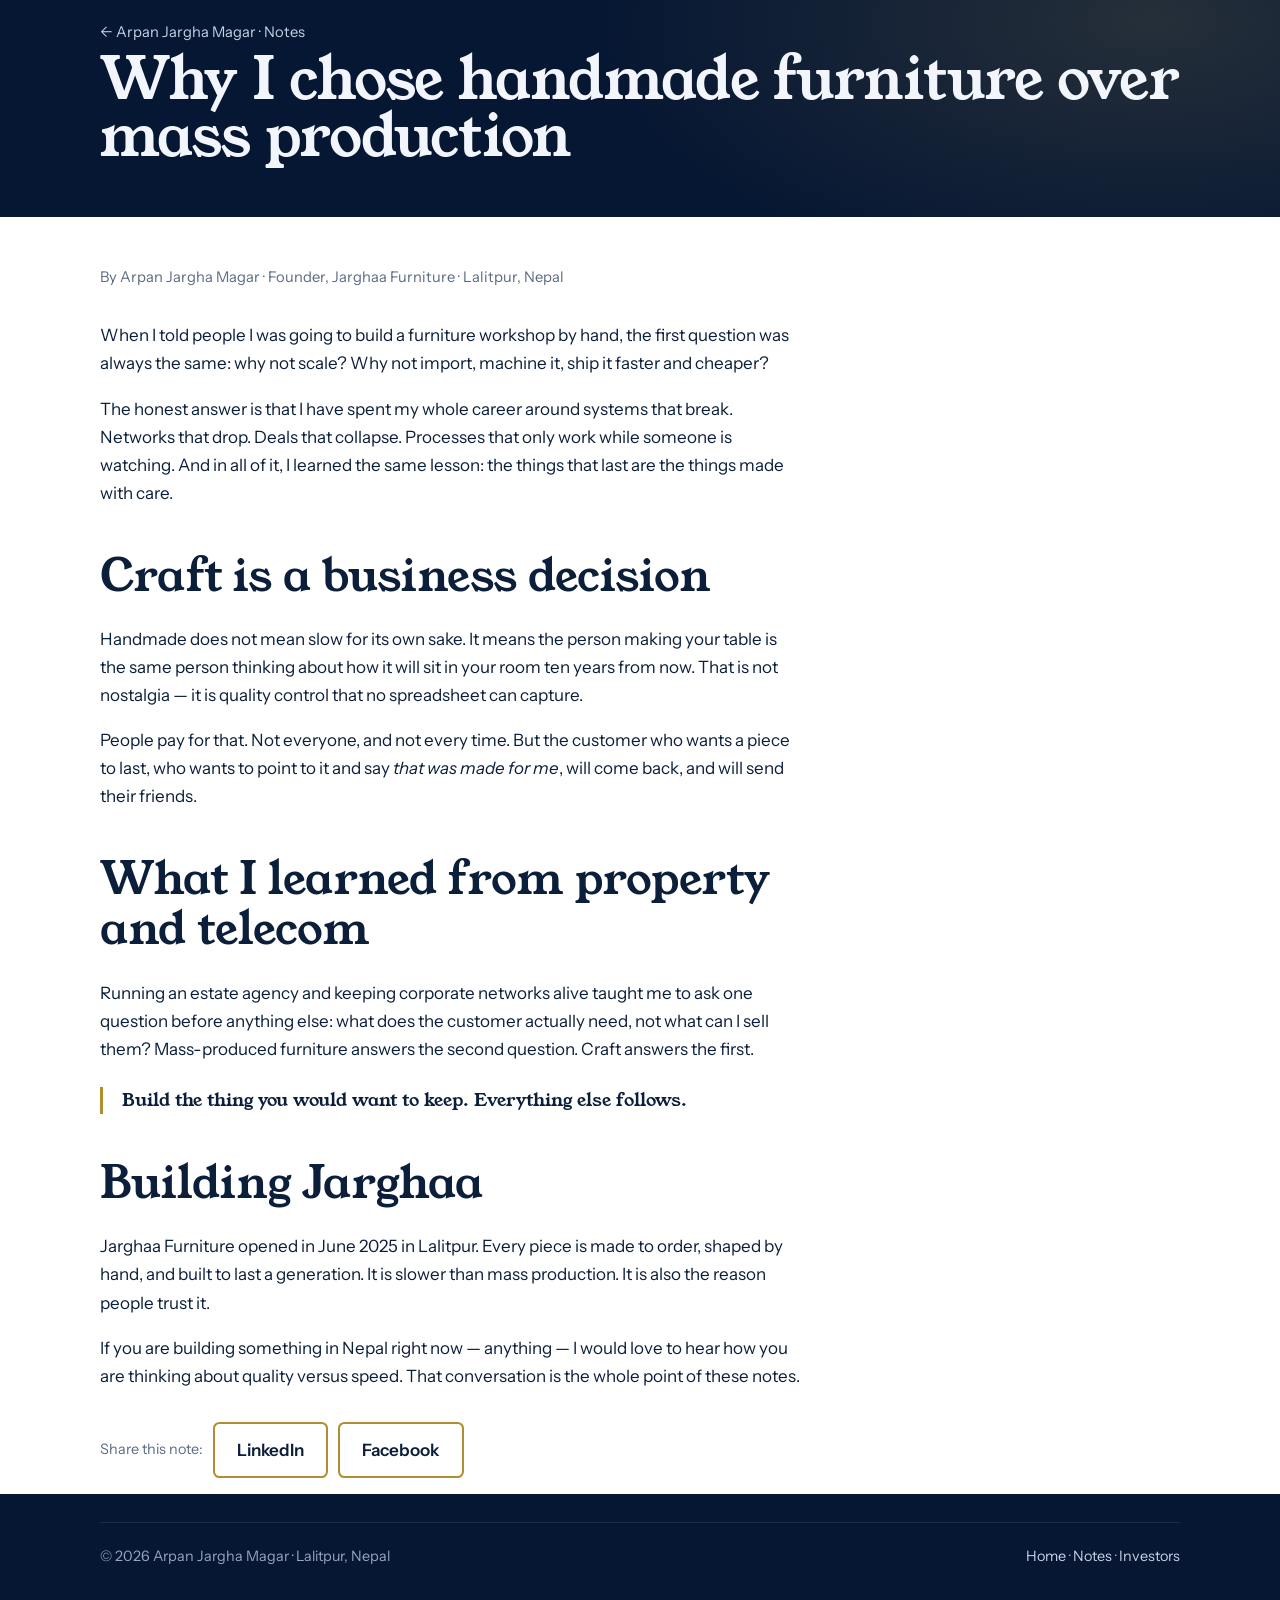
<file: notes/why-handmade.html>
<!DOCTYPE html>
<html lang="en">
<head>
<meta charset="utf-8">
<meta name="viewport" content="width=device-width, initial-scale=1, viewport-fit=cover">
<title>Why I chose handmade furniture over mass production · Arpan Jargha Magar</title>
<meta name="description" content="Arpan Jargha Magar, founder of Jarghaa Furniture in Lalitpur, explains why his workshop still makes every piece by hand — and why craft is a business advantage, not a luxury.">
<link rel="canonical" href="https://jarghaa.github.io/Jarghaa-portfolio/notes/why-handmade.html">
<meta property="og:type" content="article">
<meta property="og:title" content="Why I chose handmade furniture over mass production">
<meta property="og:description" content="Why craft is a business advantage, not a luxury.">
<meta property="og:url" content="https://jarghaa.github.io/Jarghaa-portfolio/notes/why-handmade.html">
<meta name="theme-color" content="#0B2447">
<link rel="icon" href="data:image/svg+xml,%3Csvg xmlns='http://www.w3.org/2000/svg' viewBox='0 0 64 64'%3E%3Crect width='64' height='64' rx='12' fill='%230B2447'/%3E%3Ctext x='32' y='44' font-family='Georgia,serif' font-size='34' fill='%23D9B65C' text-anchor='middle'%3EAM%3C/text%3E%3C/svg%3E">
<link rel="preconnect" href="https://fonts.googleapis.com">
<link rel="preconnect" href="https://fonts.gstatic.com" crossorigin>
<link href="https://fonts.googleapis.com/css2?family=Young+Serif&family=Instrument+Sans:wght@400;500;600&display=swap" rel="stylesheet">
<link rel="stylesheet" href="../assets/theme.css">
</head>
<body>
<header class="page-head">
  <div class="wrap">
    <p class="crumbs"><a href="../">&larr; Arpan Jargha Magar</a> · <a href="./">Notes</a></p>
    <h1>Why I chose handmade furniture over mass production</h1>
  </div>
</header>
<main class="wrap" style="padding-top:3rem;padding-bottom:1rem">
  <article class="prose">
    <p class="meta">By Arpan Jargha Magar · Founder, Jarghaa Furniture · Lalitpur, Nepal</p>

    <p>When I told people I was going to build a furniture workshop by hand, the first question was always the same: why not scale? Why not import, machine it, ship it faster and cheaper?</p>

    <p>The honest answer is that I have spent my whole career around systems that break. Networks that drop. Deals that collapse. Processes that only work while someone is watching. And in all of it, I learned the same lesson: the things that last are the things made with care.</p>

    <h2>Craft is a business decision</h2>
    <p>Handmade does not mean slow for its own sake. It means the person making your table is the same person thinking about how it will sit in your room ten years from now. That is not nostalgia — it is quality control that no spreadsheet can capture.</p>
    <p>People pay for that. Not everyone, and not every time. But the customer who wants a piece to last, who wants to point to it and say <em>that was made for me</em>, will come back, and will send their friends.</p>

    <h2>What I learned from property and telecom</h2>
    <p>Running an estate agency and keeping corporate networks alive taught me to ask one question before anything else: what does the customer actually need, not what can I sell them? Mass-produced furniture answers the second question. Craft answers the first.</p>

    <blockquote>Build the thing you would want to keep. Everything else follows.</blockquote>

    <h2>Building Jarghaa</h2>
    <p>Jarghaa Furniture opened in June 2025 in Lalitpur. Every piece is made to order, shaped by hand, and built to last a generation. It is slower than mass production. It is also the reason people trust it.</p>
    <p>If you are building something in Nepal right now — anything — I would love to hear how you are thinking about quality versus speed. That conversation is the whole point of these notes.</p>

    <div class="share">
      <span>Share this note:</span>
      <a class="btn" href="https://www.linkedin.com/sharing/share-offsite/?url=https%3A%2F%2Fjarghaa.github.io%2FJarghaa-portfolio%2Fnotes%2Fwhy-handmade.html" style="border-color:var(--brass);color:var(--ink)">LinkedIn</a>
      <a class="btn" href="https://www.facebook.com/sharer/sharer.php?u=https%3A%2F%2Fjarghaa.github.io%2FJarghaa-portfolio%2Fnotes%2Fwhy-handmade.html" style="border-color:var(--brass);color:var(--ink)">Facebook</a>
    </div>
  </article>
</main>
<footer>
  <div class="wrap">
    <div class="foot-bottom">
      <span>© <span id="year">2025</span> Arpan Jargha Magar · Lalitpur, Nepal</span>
    <span><a href="../">Home</a> · <a href="./">Notes</a> · <a href="../invest.html">Investors</a></span>
    </div>
  </div>
</footer>
<script type="application/ld+json">
{
  "@context": "https://schema.org",
  "@type": "Article",
  "headline": "Why I chose handmade furniture over mass production",
  "author": {"@type": "Person", "name": "Arpan Jargha Magar"},
  "publisher": {"@type": "Organization", "name": "Jarghaa Furniture"},
  "url": "https://jarghaa.github.io/Jarghaa-portfolio/notes/why-handmade.html",
  "about": "handmade furniture, craft, entrepreneurship, Nepal"
}
</script>
<script>document.getElementById('year').textContent=new Date().getFullYear();</script>
</body>
</html>
</file>
<file: assets/theme.css>
/* Arpan Jargha Magar — portfolio theme: Navy · Crisp White · Gold */
:root{
  --bg:#FFFFFF;--ink:#0B1F3A;--mute:#5B6B84;--line:#DCE3EE;--card:#F5F8FC;
  --navy:#0B2447;--navy-deep:#061733;
  --gold:#B08D2E;--gold-soft:#D9B65C;
  --brass:var(--gold);
  --dk:var(--navy-deep);--dk-ink:#F2F6FC;
  --serif:"Young Serif",Georgia,"Times New Roman",serif;
  --sans:"Instrument Sans",system-ui,-apple-system,"Segoe UI",sans-serif;
}
@media (prefers-color-scheme:dark){:root:not([data-theme="light"]){
  --bg:#071628;--ink:#EAF0FA;--mute:#9FB0C8;--line:#1D3457;--card:#0E2444;
  --gold:#E4C56A;--brass:var(--gold);--dk:#04101F;--dk-ink:#EAF0FA;
}}
:root[data-theme="dark"]{--bg:#071628;--ink:#EAF0FA;--mute:#9FB0C8;--line:#1D3457;--card:#0E2444;--gold:#E4C56A;--brass:var(--gold);--dk:#04101F;--dk-ink:#EAF0FA}
*,*::before,*::after{box-sizing:border-box}
html{height:100%;scroll-behavior:smooth;scroll-padding-top:1rem;-webkit-text-size-adjust:100%}
body{margin:0;min-height:100%;background:var(--bg);color:var(--ink);
  font:400 1.0625rem/1.65 var(--sans);
  padding-top:env(safe-area-inset-top,0px);padding-bottom:env(safe-area-inset-bottom,0px)}
a{color:inherit}
img{max-width:100%;display:block}
:focus-visible{outline:3px solid var(--gold);outline-offset:3px}
.wrap{max-width:70rem;margin:0 auto;padding:0 1.25rem}

/* Hero */
.hero{background:var(--dk);color:var(--dk-ink);
  background-image:radial-gradient(60rem 30rem at 85% 40%,rgba(217,182,92,.16),transparent 70%)}
.bar{display:flex;justify-content:space-between;align-items:center;gap:1rem;padding:1.25rem 0;flex-wrap:wrap}
.bar strong{font:400 1.1rem var(--serif)}
.bar nav{display:flex;gap:1.4rem;font-size:.95rem;flex-wrap:wrap}
.bar nav a{text-decoration:none;opacity:.78}
.bar nav a:hover{opacity:1}
.hero-grid{display:block;position:relative;padding:3.5rem 0 4.5rem;min-height:20rem}
.hero-copy{max-width:calc(100% - 27rem)}
h1{font:400 clamp(2.6rem,7vw,5rem)/.98 var(--serif);margin:0 0 1.25rem;letter-spacing:-.015em}
.tagline{font:400 1.15rem/1.5 var(--serif);color:var(--gold-soft);margin:0 0 1rem;letter-spacing:.01em}
.sub{font-size:1.2rem;max-width:32rem;margin:0 0 2rem;color:#C6D2E6}
.btns{display:flex;flex-wrap:wrap;gap:.8rem}
.btn{display:inline-block;padding:.75rem 1.4rem;border-radius:.4rem;text-decoration:none;
  font-weight:600;border:2px solid var(--gold);transition:transform .15s ease,background .15s ease}
.btn.main{background:var(--gold);color:#0B1F3A}
.btn.alt{color:var(--ink)}
.hero .btn.alt,.invest .btn.alt,.contact .btn.alt{color:var(--dk-ink)}
.btn.wa{background:#25D366;border-color:#25D366;color:#08281A}
.btn:hover{transform:translateY(-2px)}
.portrait{position:absolute;top:calc(50% - 12rem);right:0;margin:0;width:24rem}
.portrait img{width:100%;height:auto;display:block;mix-blend-mode:screen;
  -webkit-mask-image:radial-gradient(closest-side at 50% 46%,#000 34%,rgba(0,0,0,.6) 58%,rgba(0,0,0,.22) 80%,transparent 96%);
  mask-image:radial-gradient(closest-side at 50% 46%,#000 34%,rgba(0,0,0,.6) 58%,rgba(0,0,0,.22) 80%,transparent 96%)}

/* Sections */
section{padding:4.5rem 0}
.section-alt{background:var(--card)}
h2{font:400 clamp(1.9rem,4vw,2.8rem)/1.12 var(--serif);margin:0 0 1.5rem}
h3{font:600 1.15rem var(--sans);margin:0}
.lede{font-size:1.15rem;color:var(--mute);max-width:44rem;margin:0 0 2rem}

/* About / story */
.feature{display:grid;grid-template-columns:1fr 1fr;gap:3rem;align-items:start}
.feature p{margin:0 0 1rem;max-width:34rem}
.facts{margin:0;padding:1.75rem;background:var(--card);border:1px solid var(--line);
  border-radius:.6rem;display:grid;gap:1.1rem}
section.section-alt .facts{background:var(--bg)}
.facts dt{font-size:.9rem;color:var(--mute)}
.facts dd{margin:0;font:400 1.3rem var(--serif)}
.facts a{text-decoration-color:var(--gold);text-decoration-thickness:2px;text-underline-offset:.2em}

/* Stats */
.stats{display:grid;grid-template-columns:repeat(4,1fr);gap:1.25rem;margin:0;padding:0;list-style:none}
.stats .num{display:block;font:400 clamp(2rem,4vw,3rem)/1 var(--serif);color:var(--gold)}
.stats .lbl{display:block;font-size:.95rem;color:var(--mute);margin-top:.4rem}

/* Gallery */
.gallery{display:grid;grid-template-columns:repeat(3,1fr);gap:1rem;margin:2rem 0 0}
.gallery figure{margin:0;border:1px solid var(--line);border-radius:.6rem;overflow:hidden;background:var(--bg)}
.gallery img{aspect-ratio:4/3;object-fit:cover;width:100%}
.gallery figcaption{padding:.6rem .8rem;font-size:.88rem;color:var(--mute)}

/* Cards */
.cards{display:grid;grid-template-columns:repeat(3,1fr);gap:1.5rem}
.card{background:var(--bg);border:1px solid var(--line);border-radius:.6rem;padding:1.6rem}
section:not(.section-alt) .card{background:var(--card)}
.card h3{margin-bottom:.5rem}
.card p{margin:0;color:var(--mute);font-size:.98rem}

/* Timeline */
.timeline{list-style:none;margin:0;padding:0;border-left:2px solid var(--line)}
.timeline li{position:relative;padding:0 0 2rem 1.6rem;max-width:44rem}
.timeline li::before{content:"";position:absolute;left:-8px;top:.5rem;width:14px;height:14px;
  border-radius:50%;background:var(--bg);border:3px solid var(--gold)}
.timeline li.now::before{background:var(--gold)}
.timeline h3{font:600 1.1rem var(--sans);margin:0}
.timeline .org{color:var(--gold);font-weight:600}
.timeline .when{display:block;color:var(--mute);font-size:.92rem;margin:.1rem 0 .4rem}
.timeline p{margin:0;color:var(--mute);max-width:40rem}

/* Skills */
.skills{display:flex;flex-wrap:wrap;gap:.6rem;padding:0;margin:0;list-style:none}
.skills li{background:var(--card);border:1px solid var(--line);border-radius:.4rem;padding:.45rem 1rem}
section.section-alt .skills li{background:var(--bg)}

/* Testimonials */
.quotes{display:grid;grid-template-columns:repeat(3,1fr);gap:1.5rem}
.quote{background:var(--card);border:1px solid var(--line);border-radius:.6rem;padding:1.6rem;margin:0}
section.section-alt .quote{background:var(--bg)}
.quote blockquote{margin:0 0 1rem;font:400 1.1rem/1.5 var(--serif)}
.quote figcaption{font-size:.9rem;color:var(--mute)}

/* Invest band */
.invest{background:var(--dk);color:var(--dk-ink);
  background-image:radial-gradient(50rem 24rem at 15% 20%,rgba(217,182,92,.18),transparent 70%)}
.invest h2{color:var(--dk-ink)}
.invest p{color:#C6D2E6;max-width:44rem}
.points{margin:1.5rem 0 2rem;padding:0;list-style:none;display:grid;gap:.6rem;max-width:44rem}
.points li{padding-left:1.6rem;position:relative}
.points li::before{content:"";position:absolute;left:0;top:.6em;width:.7rem;height:.7rem;
  border-radius:2px;background:var(--gold)}


/* Contact + form */
.contact{background:var(--dk);color:var(--dk-ink)}
.contact h2{margin-bottom:.75rem}
.contact p{margin:0 0 1.75rem;color:#C6D2E6;max-width:32rem}
.contact-grid{display:grid;grid-template-columns:1fr 1fr;gap:2.5rem;align-items:start}
.form{display:grid;gap:1rem}
.form label{font-size:.9rem;color:#C6D2E6;display:grid;gap:.35rem}
.form input,.form textarea{font:inherit;padding:.7rem .8rem;border-radius:.4rem;
  border:1px solid #2E4E7E;background:#0F2A50;color:var(--dk-ink)}
.form textarea{min-height:7rem;resize:vertical}
.form button{justify-self:start;cursor:pointer}
.form .note{font-size:.85rem;color:#9FB0C8;margin:0}

/* Footer */
footer{background:var(--dk);color:#93A6C2;font-size:.9rem;padding:1.75rem 0 2rem}
footer .wrap{display:block}
.foot-bottom{display:flex;justify-content:space-between;gap:1rem;flex-wrap:wrap;align-items:center;
  border-top:1px solid rgba(255,255,255,.09);padding-top:1.4rem}
footer a{color:#C6D2E6;text-decoration:none}
footer a:hover{text-decoration:underline}

/* Subpages */
.page-head{background:var(--dk);color:var(--dk-ink);padding:1.25rem 0 2.75rem;
  background-image:radial-gradient(50rem 24rem at 90% 10%,rgba(217,182,92,.15),transparent 70%)}
.page-head h1{font-size:clamp(2.2rem,5vw,3.6rem);margin:.5rem 0 .5rem}
.page-head p{color:#C6D2E6;max-width:44rem;margin:0}
.prose{max-width:44rem}
.prose h2{margin-top:2.75rem}
.prose h3{margin-top:1.75rem}
.prose .meta{color:var(--mute);font-size:.92rem;margin:0 0 2rem}
.prose p,.prose li{max-width:44rem}
.prose blockquote{margin:1.5rem 0;padding-left:1.2rem;border-left:3px solid var(--gold);
  font:400 1.15rem/1.5 var(--serif)}
.post-list{list-style:none;padding:0;margin:0;display:grid;gap:1.25rem}
.post-list li{border:1px solid var(--line);border-radius:.6rem;padding:1.4rem;background:var(--card)}
.post-list h3{margin-bottom:.35rem}
.post-list p{margin:0 0 .6rem;color:var(--mute)}
.post-list a{font-weight:600;text-decoration-color:var(--gold);text-decoration-thickness:2px;text-underline-offset:.2em}
.crumbs{font-size:.92rem;margin:0 0 .5rem}
.crumbs a{color:#C6D2E6;text-decoration:none}
.crumbs a:hover{text-decoration:underline}
.share{display:flex;gap:.6rem;flex-wrap:wrap;align-items:center;margin-top:2rem}
.share span{font-size:.9rem;color:var(--mute)}

/* Fan / personal section */
.heroes{list-style:none;padding:0;margin:1.25rem 0 0;display:grid;grid-template-columns:1fr 1fr;gap:.7rem 2rem}
.heroes li{padding-left:1.1rem;position:relative}
.heroes li::before{content:"";position:absolute;left:0;top:.6em;width:.5rem;height:.5rem;border-radius:50%;background:var(--gold)}
.heroes strong{color:var(--ink);font-weight:600}
.heroes span{color:var(--mute)}
.pull{margin:1.75rem 0 0;padding-left:1.1rem;border-left:3px solid var(--gold);font:400 1.25rem/1.45 var(--serif)}
@media (max-width:700px){.heroes{grid-template-columns:1fr}}

/* Utilities */
.skip{position:absolute;left:-999px}
.skip:focus{left:1rem;top:1rem;z-index:10;background:var(--gold);color:#0B1F3A;padding:.6rem 1rem;border-radius:.4rem}
.todo{border-left:3px solid var(--gold);background:rgba(176,141,46,.10);padding:.6rem .9rem;border-radius:.3rem;
  font-size:.88rem;color:var(--mute);margin-top:1rem}

/* Responsive */
@media (max-width:900px){
  .stats{grid-template-columns:repeat(2,1fr)}
  .cards,.quotes,.gallery{grid-template-columns:1fr 1fr}
  .hero-grid{min-height:0;padding:2.5rem 0 3rem}
  .hero-copy{max-width:none}
  .portrait{position:static;transform:none;display:flex;justify-content:center;margin-top:2.5rem;width:auto}
  .portrait img{width:100%;max-width:16rem}
}
@media (max-width:780px){
  .feature,.contact-grid{grid-template-columns:1fr}
  .portrait img{max-width:14rem}
  .feature{gap:2rem}
}
@media (max-width:560px){
  .cards,.quotes,.gallery,.stats{grid-template-columns:1fr}
}
@media (prefers-reduced-motion:reduce){
  html{scroll-behavior:auto}
  .btn:hover{transform:none}
}
</file>
